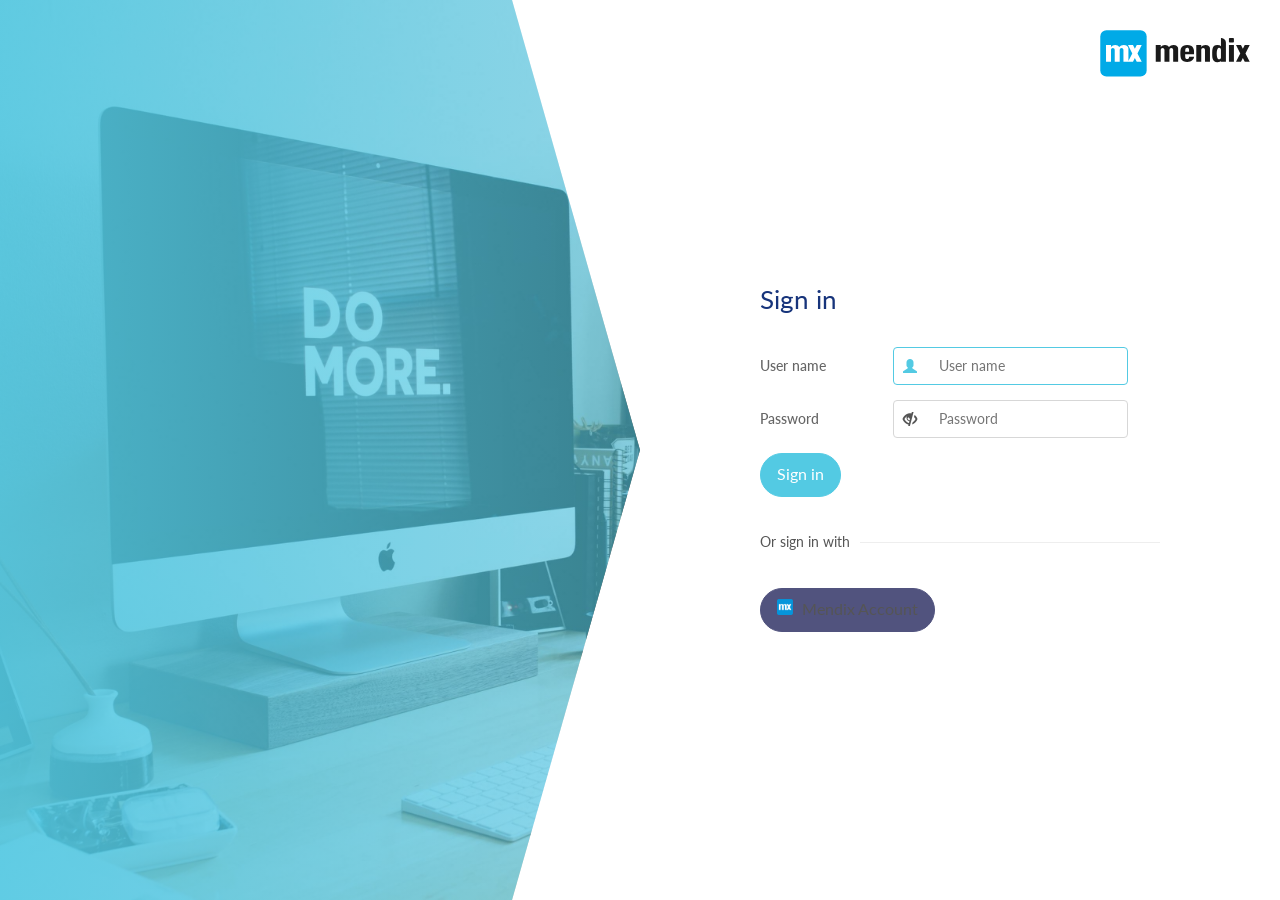
<file: deployment/web/login-with-sso.html>
<!DOCTYPE html>
<html>
    <head>
        <meta charset="utf-8" />
        <meta http-equiv="X-UA-Compatible" content="IE=edge,chrome=1" />
        <title>Login</title>
        <meta name="viewport" content="width=device-width, initial-scale=1" />
        <meta name="apple-mobile-web-app-capable" content="yes" />

        <link rel="stylesheet" href="styles/web/css/main.css?638101795980164942">

    </head>

    <body>
        <div class="loginpage">
            <div class="loginpage-left">
                <div class="loginpage-image"></div>
            </div>
            <div class="loginpage-right">
                <div class="loginpage-formwrapper">
                    <h2>Sign in</h2>
                    <form id="loginForm" class="loginpage-form" autocomplete="off">
                        <div>
                            <div id="loginMessage" class="alert alert-danger"></div>
                            <div class="form-group">
                                <label class="control-label" id="usernameLabel" for="usernameInput">User name</label>
                                <div class="inputwrapper">
                                    <input
                                        id="usernameInput"
                                        class="form-control"
                                        type="text"
                                        placeholder="User name"
                                        autocorrect="off"
                                        autocapitalize="none"
                                        autocomplete="off"
                                    />
                                    <span class="glyphicon glyphicon-user"></span>
                                </div>
                            </div>
                            <div class="form-group">
                                <label class="control-label" id="passwordLabel" for="passwordInput">Password</label>
                                <div class="inputwrapper">
                                    <input
                                        id="passwordInput"
                                        class="form-control"
                                        type="password"
                                        placeholder="Password"
                                        autocorrect="off"
                                        autocapitalize="none"
                                        autocomplete="off"
                                    />
                                    <span class="glyphicon glyphicon-eye-close" onClick="togglePassword()"></span>
                                </div>
                            </div>
                            <button id="loginButton" type="submit" class="btn btn-success btn-lg">Sign in</button>
                        </div>

                        <div class="loginpage-alternativelabel">
                            <div>Or sign in with</div>
                            <hr />
                        </div>

                        <a id="ssoButton" href="/openid/login" class="btn btn-default btn-lg">
                            <img src="logo.png" />
                            <span class="loginpage-signin">Mendix Account</span>
                        </a>
                    </form>
                </div>
            </div>
            <div class="loginpage-logo">
                <svg xmlns="http://www.w3.org/2000/svg" viewbox="0 0 599 187">
                    <g>
                        <rect
                            x="0.98"
                            y="0.86"
                            width="185.28"
                            height="185.28"
                            rx="24.72"
                            ry="24.72"
                            style="fill: #00aae7"
                        />
                        <polygon
                            points="598.02 60 578.15 60 570.62 75.08 563.08 60 543.21 60 560.22 93.51 543.21 127.03 563.08 127.03 570.62 111.95 578.15 127.03 598.02 127.03 581.02 93.51 598.02 60"
                            style="fill: #1a1a1a"
                        />
                        <path
                            d="M355.57,109.52a6.84,6.84,0,0,1-5.06,6l-.28.07a8.09,8.09,0,0,1-2.11.31c-4,0-6.9-1.89-7.45-6.35s-.6-12.91-.6-12.91h35.42c0-5.24.38-10-.11-14.47a29.32,29.32,0,0,0-3.54-11.53,19.51,19.51,0,0,0-8.41-7.69q-5.61-2.82-15.09-2.82t-14.82,2.63a19.21,19.21,0,0,0-8.28,7.11,25.91,25.91,0,0,0-3.61,10.44,95.45,95.45,0,0,0-.8,12.62,102.66,102.66,0,0,0,.87,13.9,26.88,26.88,0,0,0,3.74,10.88,19.19,19.19,0,0,0,8.35,7.12c3.65,1.7,8.49,2.56,14.55,2.56A36.38,36.38,0,0,0,360,125.69a23.49,23.49,0,0,0,8.28-4.61c4.54-3.93,7.21-8.86,7.21-14.34H355.62S355.67,107.6,355.57,109.52Zm-14.86-31c.38-4,3.35-7.22,7.45-7.22s7.12,2.57,7.45,7.22a56.24,56.24,0,0,1,.12,8H340.11C340.42,81.35,340.42,81.39,340.71,78.47Z"
                            style="fill: #1a1a1a"
                        />
                        <path
                            d="M310.19,68.24a14.19,14.19,0,0,0-3.88-4.42,17.6,17.6,0,0,0-5.63-2.75,23.43,23.43,0,0,0-6.77-1,25.5,25.5,0,0,0-10.57,2,22.29,22.29,0,0,0-7.89,6.21,16.85,16.85,0,0,0-6.48-6,19.81,19.81,0,0,0-9.44-2.18,25,25,0,0,0-9.73,1.73,16.29,16.29,0,0,0-7,6.09h-.28V60.1H222.61V127h19.87V82.45c0-.14,0-.26,0-.4V78.9h0a7.46,7.46,0,0,1,14.91,0h0v3.3h0c0,.08,0,.16,0,.25V127h19.87V78.9h0a7.46,7.46,0,0,1,14.91,0h0V127h19.87V75.15A16.06,16.06,0,0,0,310.19,68.24Z"
                            style="fill: #1a1a1a"
                        />
                        <path
                            d="M166.59,60H146.72l-7.53,15.09L131.65,60H111.78l17,33.52-15.36,30.27V75.13a16,16,0,0,0-1.9-6.9,14.08,14.08,0,0,0-3.88-4.42A17.61,17.61,0,0,0,102,61.05a23.77,23.77,0,0,0-6.77-1,25.34,25.34,0,0,0-10.57,2,22.29,22.29,0,0,0-7.89,6.21,16.85,16.85,0,0,0-6.48-6,19.81,19.81,0,0,0-9.44-2.18,25,25,0,0,0-9.73,1.73,16.2,16.2,0,0,0-7,6.08h-.28V60.09H24V127H43.82V82.43c0-.13,0-.26,0-.39V78.88h0a7.46,7.46,0,0,1,14.91,0h0v3.3h0a2.18,2.18,0,0,1,0,.25V127H78.62V78.88h0a7.46,7.46,0,0,1,14.91,0h0V127h38.09l7.54-15.09L146.72,127h19.87l-17-33.52Z"
                            style="fill: #fff"
                        />
                        <path
                            d="M437.7,68.24a14.29,14.29,0,0,0-3.87-4.42,17.71,17.71,0,0,0-5.65-2.75,25.79,25.79,0,0,0-16.48.83,15.94,15.94,0,0,0-7.05,6h-.27V60.1H384.5V127h19.88V81.5c0-.22,0-.41,0-.62v-2h0a7.46,7.46,0,0,1,14.91,0h0V127h19.87V74.19A11.89,11.89,0,0,0,437.7,68.24Z"
                            style="fill: #1a1a1a"
                        />
                        <path
                            d="M502.85,50.16c0-9.32-7.79-17-17.78-17.93-.66-.06-1.34-.09-2-.09v33a16.63,16.63,0,0,0-5.46-3.92,24.08,24.08,0,0,0-9.51-1.71q-7.69,0-11.84,3.42a19.44,19.44,0,0,0-5.95,8.59,37.59,37.59,0,0,0-2,11.15c-.11,3.16-.18,6.1-.2,8.84h0c0,.7,0,1.39,0,2.06,0,3.43.08,7.19.22,11.28a39.41,39.41,0,0,0,2,11.42,19.83,19.83,0,0,0,6,8.84q4.21,3.57,12.19,3.57a24.38,24.38,0,0,0,10.17-1.92,14.22,14.22,0,0,0,4.3-3.08V127h19.87V50.51h0C502.83,50.39,502.85,50.28,502.85,50.16ZM483,81.92v26.51l0,2.09a7.14,7.14,0,0,1-5,6.22,6,6,0,0,1-2.21.41h-.19s-9.45,1.79-9.45-23.1c0-11.93,2.17-17.73,4.43-20.54a8.43,8.43,0,0,1,.73-.92,3.27,3.27,0,0,1,1.21-.84,4.71,4.71,0,0,1,3.08-.81,7.28,7.28,0,0,1,3.55,1l.18.1A7.57,7.57,0,0,1,483,78.47v3.45Z"
                            style="fill: #1a1a1a"
                        />
                        <g>
                            <path d="M534.83,80.84V127H515V60h19.87V80.84Z" style="fill: #1a1a1a" />
                            <rect
                                x="514.96"
                                y="32.14"
                                width="19.87"
                                height="18.06"
                                rx="3.14"
                                ry="3.14"
                                style="fill: #1a1a1a"
                            />
                        </g>
                    </g>
                </svg>
            </div>
        </div>

        <script src="js/login_i18n.js?638101795980164942"></script>
        <script src="js/login.js?638101795980164942"></script>
        <script>
            function togglePassword() {
                const icon = document.querySelector('[class*=glyphicon-eye]');
                if (icon.classList.contains('glyphicon-eye-close'))
                    icon.classList.replace('glyphicon-eye-close', 'glyphicon-eye-open');
                else icon.classList.replace('glyphicon-eye-open', 'glyphicon-eye-close');

                const input = document.querySelector('#passwordInput');
                if (input.type === 'password') input.type = 'text';
                else input.type = 'password';
            }
        </script>
    </body>
</html>
</file>
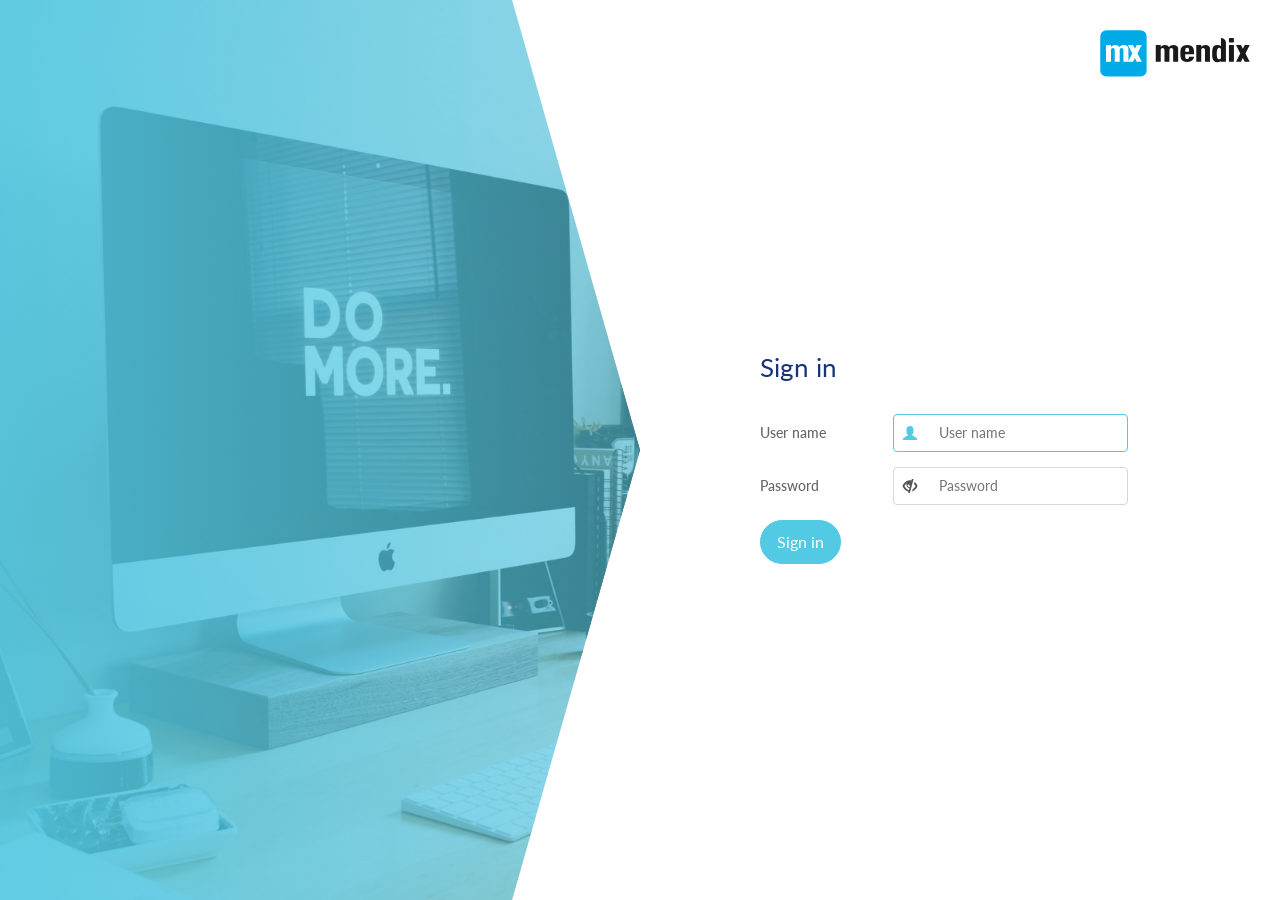
<file: deployment/web/login.html>
<!DOCTYPE html>
<html>
    <head>
        <meta charset="utf-8" />
        <meta http-equiv="X-UA-Compatible" content="IE=edge,chrome=1" />
        <title>Login</title>
        <meta name="viewport" content="width=device-width, initial-scale=1" />
        <meta name="apple-mobile-web-app-capable" content="yes" />

        <link rel="stylesheet" href="styles/web/css/main.css?638101795980164942">
    </head>

    <body>
        <div class="loginpage">
            <div class="loginpage-left">
                <div class="loginpage-image"></div>
            </div>
            <div class="loginpage-right">
                <div class="loginpage-formwrapper">
                    <h2>Sign in</h2>
                    <form id="loginForm" class="loginpage-form" autocomplete="off">
                        <div>
                            <div id="loginMessage" class="alert alert-danger"></div>
                            <div class="form-group">
                                <label class="control-label" id="usernameLabel" for="usernameInput">User name</label>
                                <div class="inputwrapper">
                                    <input
                                        id="usernameInput"
                                        class="form-control"
                                        type="text"
                                        placeholder="User name"
                                        autocorrect="off"
                                        autocapitalize="none"
                                        autocomplete="off"
                                    />
                                    <span class="glyphicon glyphicon-user"></span>
                                </div>
                            </div>
                            <div class="form-group">
                                <label class="control-label" id="passwordLabel" for="passwordInput">Password</label>
                                <div class="inputwrapper">
                                    <input
                                        id="passwordInput"
                                        class="form-control"
                                        type="password"
                                        placeholder="Password"
                                        autocorrect="off"
                                        autocapitalize="none"
                                        autocomplete="off"
                                    />
                                    <span class="glyphicon glyphicon-eye-close" onClick="togglePassword()"></span>
                                </div>
                            </div>
                            <button id="loginButton" type="submit" class="btn btn-success btn-lg">Sign in</button>
                        </div>
                    </form>
                </div>
            </div>
            <div class="loginpage-logo">
                <svg xmlns="http://www.w3.org/2000/svg" viewbox="0 0 599 187">
                    <g>
                        <rect
                            x="0.98"
                            y="0.86"
                            width="185.28"
                            height="185.28"
                            rx="24.72"
                            ry="24.72"
                            style="fill: #00aae7"
                        />
                        <polygon
                            points="598.02 60 578.15 60 570.62 75.08 563.08 60 543.21 60 560.22 93.51 543.21 127.03 563.08 127.03 570.62 111.95 578.15 127.03 598.02 127.03 581.02 93.51 598.02 60"
                            style="fill: #1a1a1a"
                        />
                        <path
                            d="M355.57,109.52a6.84,6.84,0,0,1-5.06,6l-.28.07a8.09,8.09,0,0,1-2.11.31c-4,0-6.9-1.89-7.45-6.35s-.6-12.91-.6-12.91h35.42c0-5.24.38-10-.11-14.47a29.32,29.32,0,0,0-3.54-11.53,19.51,19.51,0,0,0-8.41-7.69q-5.61-2.82-15.09-2.82t-14.82,2.63a19.21,19.21,0,0,0-8.28,7.11,25.91,25.91,0,0,0-3.61,10.44,95.45,95.45,0,0,0-.8,12.62,102.66,102.66,0,0,0,.87,13.9,26.88,26.88,0,0,0,3.74,10.88,19.19,19.19,0,0,0,8.35,7.12c3.65,1.7,8.49,2.56,14.55,2.56A36.38,36.38,0,0,0,360,125.69a23.49,23.49,0,0,0,8.28-4.61c4.54-3.93,7.21-8.86,7.21-14.34H355.62S355.67,107.6,355.57,109.52Zm-14.86-31c.38-4,3.35-7.22,7.45-7.22s7.12,2.57,7.45,7.22a56.24,56.24,0,0,1,.12,8H340.11C340.42,81.35,340.42,81.39,340.71,78.47Z"
                            style="fill: #1a1a1a"
                        />
                        <path
                            d="M310.19,68.24a14.19,14.19,0,0,0-3.88-4.42,17.6,17.6,0,0,0-5.63-2.75,23.43,23.43,0,0,0-6.77-1,25.5,25.5,0,0,0-10.57,2,22.29,22.29,0,0,0-7.89,6.21,16.85,16.85,0,0,0-6.48-6,19.81,19.81,0,0,0-9.44-2.18,25,25,0,0,0-9.73,1.73,16.29,16.29,0,0,0-7,6.09h-.28V60.1H222.61V127h19.87V82.45c0-.14,0-.26,0-.4V78.9h0a7.46,7.46,0,0,1,14.91,0h0v3.3h0c0,.08,0,.16,0,.25V127h19.87V78.9h0a7.46,7.46,0,0,1,14.91,0h0V127h19.87V75.15A16.06,16.06,0,0,0,310.19,68.24Z"
                            style="fill: #1a1a1a"
                        />
                        <path
                            d="M166.59,60H146.72l-7.53,15.09L131.65,60H111.78l17,33.52-15.36,30.27V75.13a16,16,0,0,0-1.9-6.9,14.08,14.08,0,0,0-3.88-4.42A17.61,17.61,0,0,0,102,61.05a23.77,23.77,0,0,0-6.77-1,25.34,25.34,0,0,0-10.57,2,22.29,22.29,0,0,0-7.89,6.21,16.85,16.85,0,0,0-6.48-6,19.81,19.81,0,0,0-9.44-2.18,25,25,0,0,0-9.73,1.73,16.2,16.2,0,0,0-7,6.08h-.28V60.09H24V127H43.82V82.43c0-.13,0-.26,0-.39V78.88h0a7.46,7.46,0,0,1,14.91,0h0v3.3h0a2.18,2.18,0,0,1,0,.25V127H78.62V78.88h0a7.46,7.46,0,0,1,14.91,0h0V127h38.09l7.54-15.09L146.72,127h19.87l-17-33.52Z"
                            style="fill: #fff"
                        />
                        <path
                            d="M437.7,68.24a14.29,14.29,0,0,0-3.87-4.42,17.71,17.71,0,0,0-5.65-2.75,25.79,25.79,0,0,0-16.48.83,15.94,15.94,0,0,0-7.05,6h-.27V60.1H384.5V127h19.88V81.5c0-.22,0-.41,0-.62v-2h0a7.46,7.46,0,0,1,14.91,0h0V127h19.87V74.19A11.89,11.89,0,0,0,437.7,68.24Z"
                            style="fill: #1a1a1a"
                        />
                        <path
                            d="M502.85,50.16c0-9.32-7.79-17-17.78-17.93-.66-.06-1.34-.09-2-.09v33a16.63,16.63,0,0,0-5.46-3.92,24.08,24.08,0,0,0-9.51-1.71q-7.69,0-11.84,3.42a19.44,19.44,0,0,0-5.95,8.59,37.59,37.59,0,0,0-2,11.15c-.11,3.16-.18,6.1-.2,8.84h0c0,.7,0,1.39,0,2.06,0,3.43.08,7.19.22,11.28a39.41,39.41,0,0,0,2,11.42,19.83,19.83,0,0,0,6,8.84q4.21,3.57,12.19,3.57a24.38,24.38,0,0,0,10.17-1.92,14.22,14.22,0,0,0,4.3-3.08V127h19.87V50.51h0C502.83,50.39,502.85,50.28,502.85,50.16ZM483,81.92v26.51l0,2.09a7.14,7.14,0,0,1-5,6.22,6,6,0,0,1-2.21.41h-.19s-9.45,1.79-9.45-23.1c0-11.93,2.17-17.73,4.43-20.54a8.43,8.43,0,0,1,.73-.92,3.27,3.27,0,0,1,1.21-.84,4.71,4.71,0,0,1,3.08-.81,7.28,7.28,0,0,1,3.55,1l.18.1A7.57,7.57,0,0,1,483,78.47v3.45Z"
                            style="fill: #1a1a1a"
                        />
                        <g>
                            <path d="M534.83,80.84V127H515V60h19.87V80.84Z" style="fill: #1a1a1a" />
                            <rect
                                x="514.96"
                                y="32.14"
                                width="19.87"
                                height="18.06"
                                rx="3.14"
                                ry="3.14"
                                style="fill: #1a1a1a"
                            />
                        </g>
                    </g>
                </svg>
            </div>
        </div>

        <script src="js/login_i18n.js?638101795980164942"></script>
        <script src="js/login.js?638101795980164942"></script>
        <script>
            function togglePassword() {
                const icon = document.querySelector('[class*=glyphicon-eye]');
                if (icon.classList.contains('glyphicon-eye-close'))
                    icon.classList.replace('glyphicon-eye-close', 'glyphicon-eye-open');
                else icon.classList.replace('glyphicon-eye-open', 'glyphicon-eye-close');

                const input = document.querySelector('#passwordInput');
                if (input.type === 'password') input.type = 'text';
                else input.type = 'password';
            }
        </script>
    </body>
</html>
</file>
